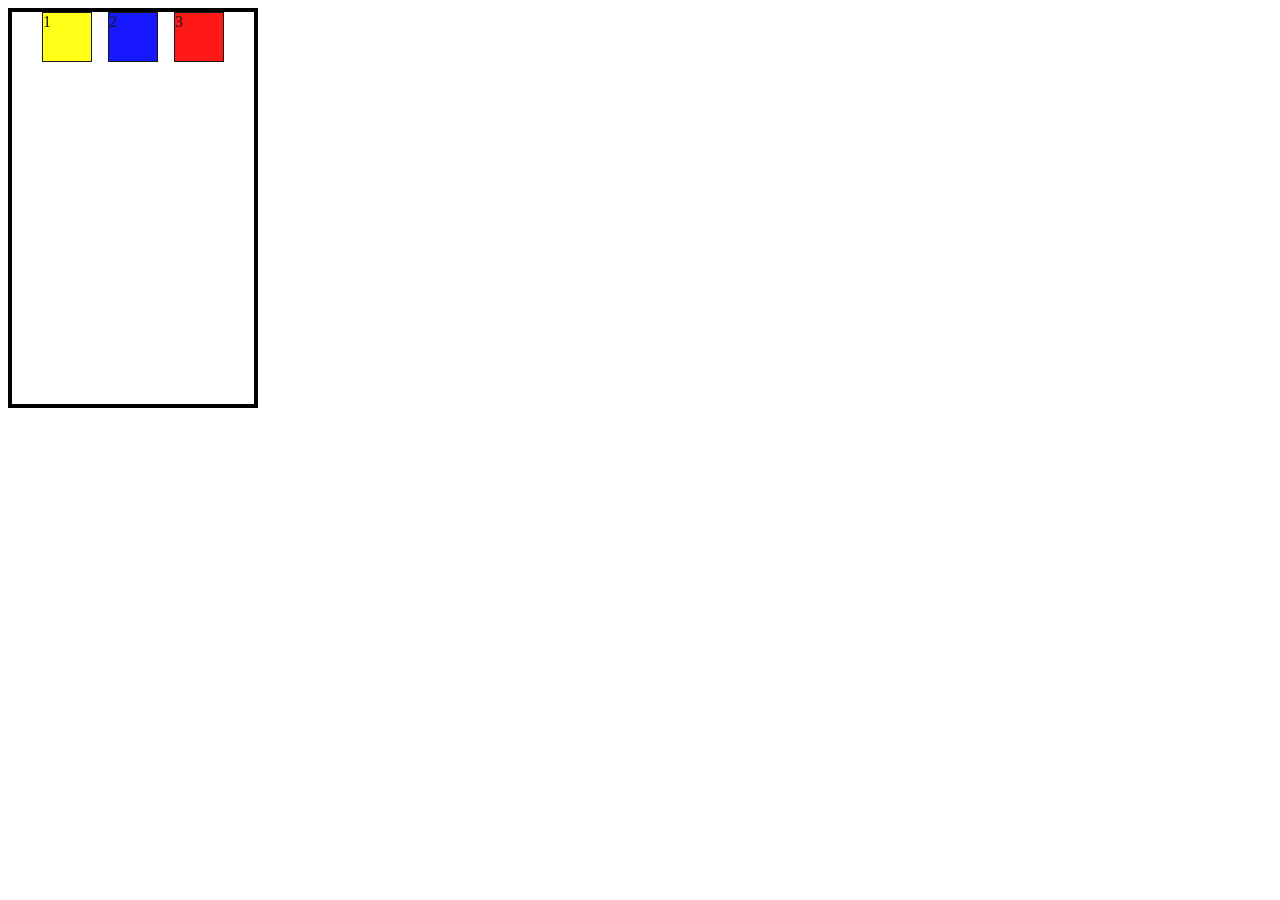
<file: 00-html-css/FLEXBOX/index.html>
<!DOCTYPE html>
<html lang="es">
<head>
    <meta charset="UTF-8">
    <meta name="viewport" content="width=device-width, initial-scale=1.0">
    <link rel="stylesheet" href="style.css">
    <title>FLEXBOX</title>
</head>
<body>
    

    <section class="parent">

        <div class="item">1</div>
        <div class="item">2</div>
        <div class="item">3</div>
        
        
    </section>
</file>
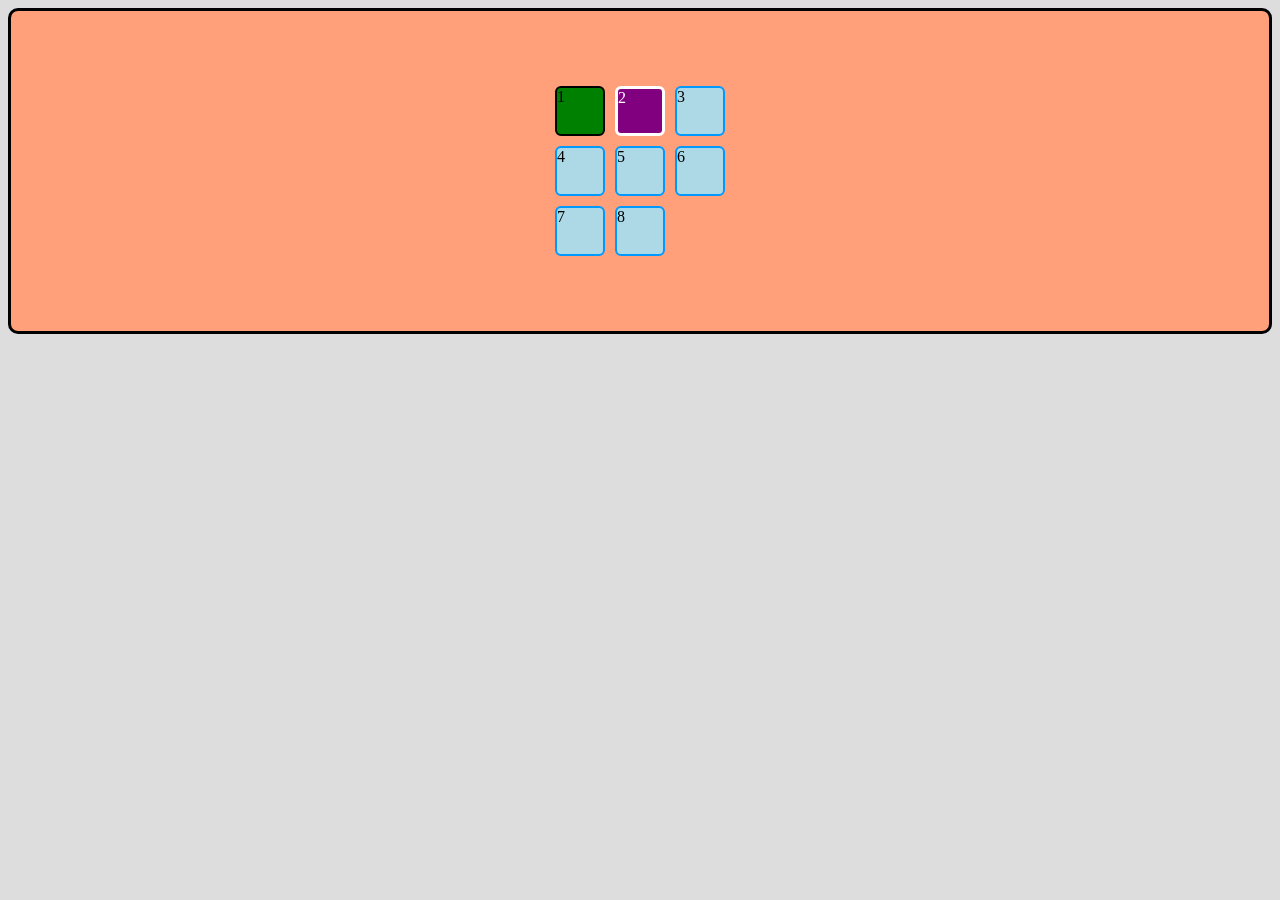
<file: 00-html-css/GRID/index.html>
<!DOCTYPE html>
<html lang="es">
<head>
    <meta charset="UTF-8">
    <meta name="viewport" content="width=device-width, initial-scale=1.0">
    <link rel="stylesheet" href="/00-html-css/GRID/style.css">
    <title>GRID</title>
</head>
<body>
    
    <section class="container">
        <div>1</div>
        <div>2</div>
        <div>3</div>
        <div>4</div>
        <div>5</div>
        <div>6</div>
        <div>7</div>
        <div>8</div>
     
    </section>


</body>
</html>
</file>
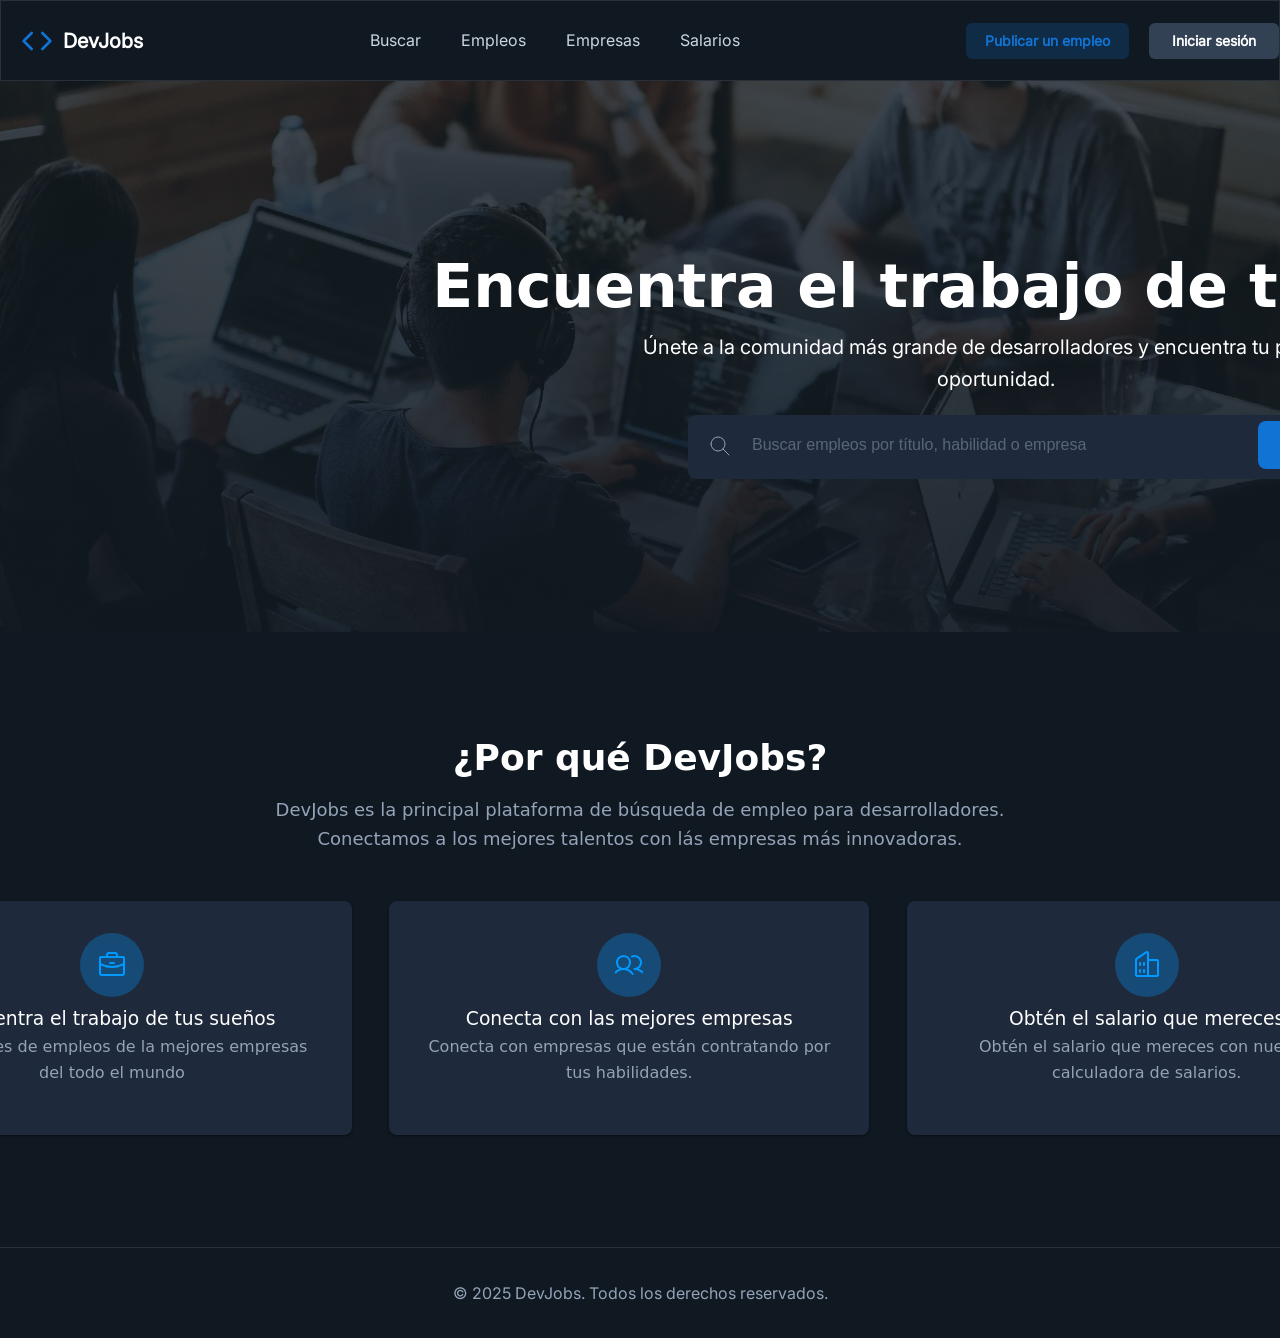
<file: 00-html-css/PROYECTO/index.html>
<!DOCTYPE html>
<html lang="es">
<head>
    <meta charset="UTF-8">
    <meta name="viewport" content="width=device-width, initial-scale=1.0">
    <meta name="description" content="Encuentra las mejores ofertas de trabajo para desarrolladores en DevJobs.">
    <link rel="stylesheet" href="/00-html-css/PROYECTO/style.css">
    <title>DevJobs - Inicio</title>
</head>
<body>

    <!--INICIO CABECERA - MENU -->
    <header class="cont-header">

        <div class="header">

                <h2>
                    <svg fill="none" stroke="currentColor" stroke-linecap="round" stroke-linejoin="round" stroke-width="2"
                        viewBox="0 0 24 24" xmlns="http://www.w3.org/2000/svg">
                        <polyline points="16 18 22 12 16 6"></polyline>
                        <polyline points="8 6 2 12 8 18"></polyline>
                    </svg>
                    <span>DevJobs</span> 
                </h2>
            

                <nav>
                    <ul>
                        <li><a href="#" target="_blank" rel="noopener noreferrer">Buscar</a></li>
                        <li><a href="../PROYECTO/html/empleos.html" target="_blank" rel="noopener noreferrer">Empleos</a></li>
                        <li><a href="#" target="_blank" rel="noopener noreferrer">Empresas</a></li>
                        <li><a href="#" target="_blank" rel="noopener noreferrer">Salarios</a></li>
                    </ul>
                </nav>

                <div class="acceso">

                    <div class="acceso-a">
                        <a href="#">Publicar un empleo</a>
                    </div>
                    <div class="acceso-b">
                        <a href="#">Iniciar sesión</a>
                    </div>
                    
                </div>
        </div>
    </header>

    <!--FIN CABECERA - MENU -->

    <main>
        <section class="cont-form">
            <!-- <img src="./background.webp" alt="Imagen Background" width="200px"/> -->
                <div class="img">

                    <div class="form">
                        <h1>Encuentra el trabajo de tus sueños</h1>
            
                        <p>Únete a la comunidad más grande de desarrolladores y encuentra tu proxima oportunidad.</p>
            
                        <form rol="search" class="search" >
                            <div class="buscador">
                                <a href="#" class="cont-icon">
                                    <svg xmlns="http://www.w3.org/2000/svg" width="24" height="24" viewBox="0 0 24 24" fill="none"
                                        stroke="currentColor" stroke-width="1" stroke-linecap="round" stroke-linejoin="round"
                                        class="icon icon-tabler icons-tabler-outline icon-tabler-search">
                                        <path stroke="none" d="M0 0h24v24H0z" fill="none" />
                                        <path d="M10 10m-7 0a7 7 0 1 0 14 0a7 7 0 1 0 -14 0" />
                                        <path d="M21 21l-6 -6" />
                                    </svg>
                                </a>
            
                                <input required type="text" placeholder="Buscar empleos por título, habilidad o empresa">
            
                                <button  type="submit">Buscar</button>
                            </div>
                        </form>
                    </div>
                </div>

        </section>





        <section class="main-card">
            
            <header>
                <h2>¿Por qué DevJobs?</h2>
                <p>
                    DevJobs es la principal plataforma de búsqueda de empleo para desarrolladores. Conectamos a los mejores talentos con lás empresas más innovadoras.
                </p>

            </header>

            <section class="cont-card">
                <article>
                    <svg fill="currentColor" height="32" viewBox="0 0 256 256" width="32" xmlns="http://www.w3.org/2000/svg"
                        aria-hidden="true">
                        <path
                        d="M216,56H176V48a24,24,0,0,0-24-24H104A24,24,0,0,0,80,48v8H40A16,16,0,0,0,24,72V200a16,16,0,0,0,16,16H216a16,16,0,0,0,16-16V72A16,16,0,0,0,216,56ZM96,48a8,8,0,0,1,8-8h48a8,8,0,0,1,8,8v8H96ZM216,72v41.61A184,184,0,0,1,128,136a184.07,184.07,0,0,1-88-22.38V72Zm0,128H40V131.64A200.19,200.19,0,0,0,128,152a200.25,200.25,0,0,0,88-20.37V200ZM104,112a8,8,0,0,1,8-8h32a8,8,0,0,1,0,16H112A8,8,0,0,1,104,112Z">
                        </path>
                    </svg>
                    <h3>Encuentra el trabajo de tus sueños</h3>
                    <p>Busca miles de empleos de la mejores empresas del todo el mundo</p>
                </article>

                <article>
                    <svg fill="currentColor" height="32" viewBox="0 0 256 256" width="32" xmlns="http://www.w3.org/2000/svg"
                        aria-hidden="true">
                        <path
                        d="M117.25,157.92a60,60,0,1,0-66.5,0A95.83,95.83,0,0,0,3.53,195.63a8,8,0,1,0,13.4,8.74,80,80,0,0,1,134.14,0,8,8,0,0,0,13.4-8.74A95.83,95.83,0,0,0,117.25,157.92ZM40,108a44,44,0,1,1,44,44A44.05,44.05,0,0,1,40,108Zm210.14,98.7a8,8,0,0,1-11.07-2.33A79.83,79.83,0,0,0,172,168a8,8,0,0,1,0-16,44,44,0,1,0-16.34-84.87,8,8,0,1,1-5.94-14.85,60,60,0,0,1,55.53,105.64,95.83,95.83,0,0,1,47.22,37.71A8,8,0,0,1,250.14,206.7Z">
                        </path>
                    </svg>

                    <h3>Conecta con las mejores empresas</h3>
                    <p>Conecta con empresas que están contratando por tus habilidades.</p>
                </article>

                <article>
                    <svg fill="currentColor" height="32" viewBox="0 0 256 256" width="32" xmlns="http://www.w3.org/2000/svg"
                        aria-hidden="true">
                        <path
                        d="M240,208H224V96a16,16,0,0,0-16-16H144V32a16,16,0,0,0-24.88-13.32L39.12,72A16,16,0,0,0,32,85.34V208H16a8,8,0,0,0,0,16H240a8,8,0,0,0,0-16ZM208,96V208H144V96ZM48,85.34,128,32V208H48ZM112,112v16a8,8,0,0,1-16,0V112a8,8,0,1,1,16,0Zm-32,0v16a8,8,0,0,1-16,0V112a8,8,0,1,1,16,0Zm0,56v16a8,8,0,0,1-16,0V168a8,8,0,0,1,16,0Zm32,0v16a8,8,0,0,1-16,0V168a8,8,0,0,1,16,0Z">
                        </path>
                    </svg>

                    <h3>Obtén el salario que mereces</h3>
                    <p>Obtén el salario que mereces con nuestra calculadora de salarios.</p>
                </article>
            </section>

        </section>
    </main>

    <footer>&copy; 2025 DevJobs. Todos los derechos reservados.</footer>

</body>
</html>
</file>
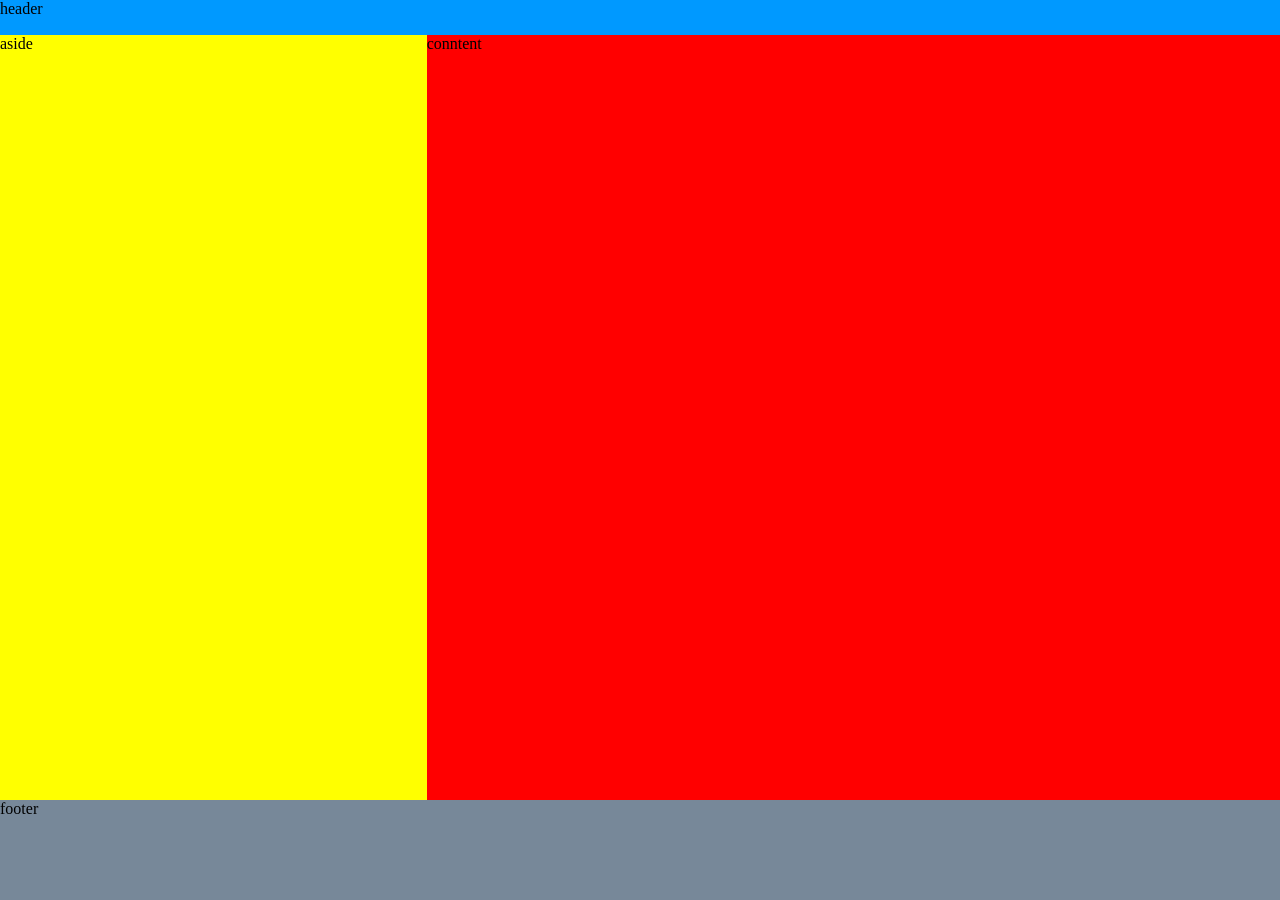
<file: 00-html-css/GRID/layaout.html>
<!DOCTYPE html>
<html lang="es">
<head>
    <meta charset="UTF-8">
    <meta name="viewport" content="width=device-width, initial-scale=1.0">
    <link rel="stylesheet" href="/00-html-css/GRID/layout.css">
    <title>GRID LAYOUT</title>
</head>
<body>
    
    <section class="container">
        <header>header</header>
        <aside>aside</aside>
        <main>conntent</main>
        <footer>footer</footer>
    </section>
</body>
</html>
</file>
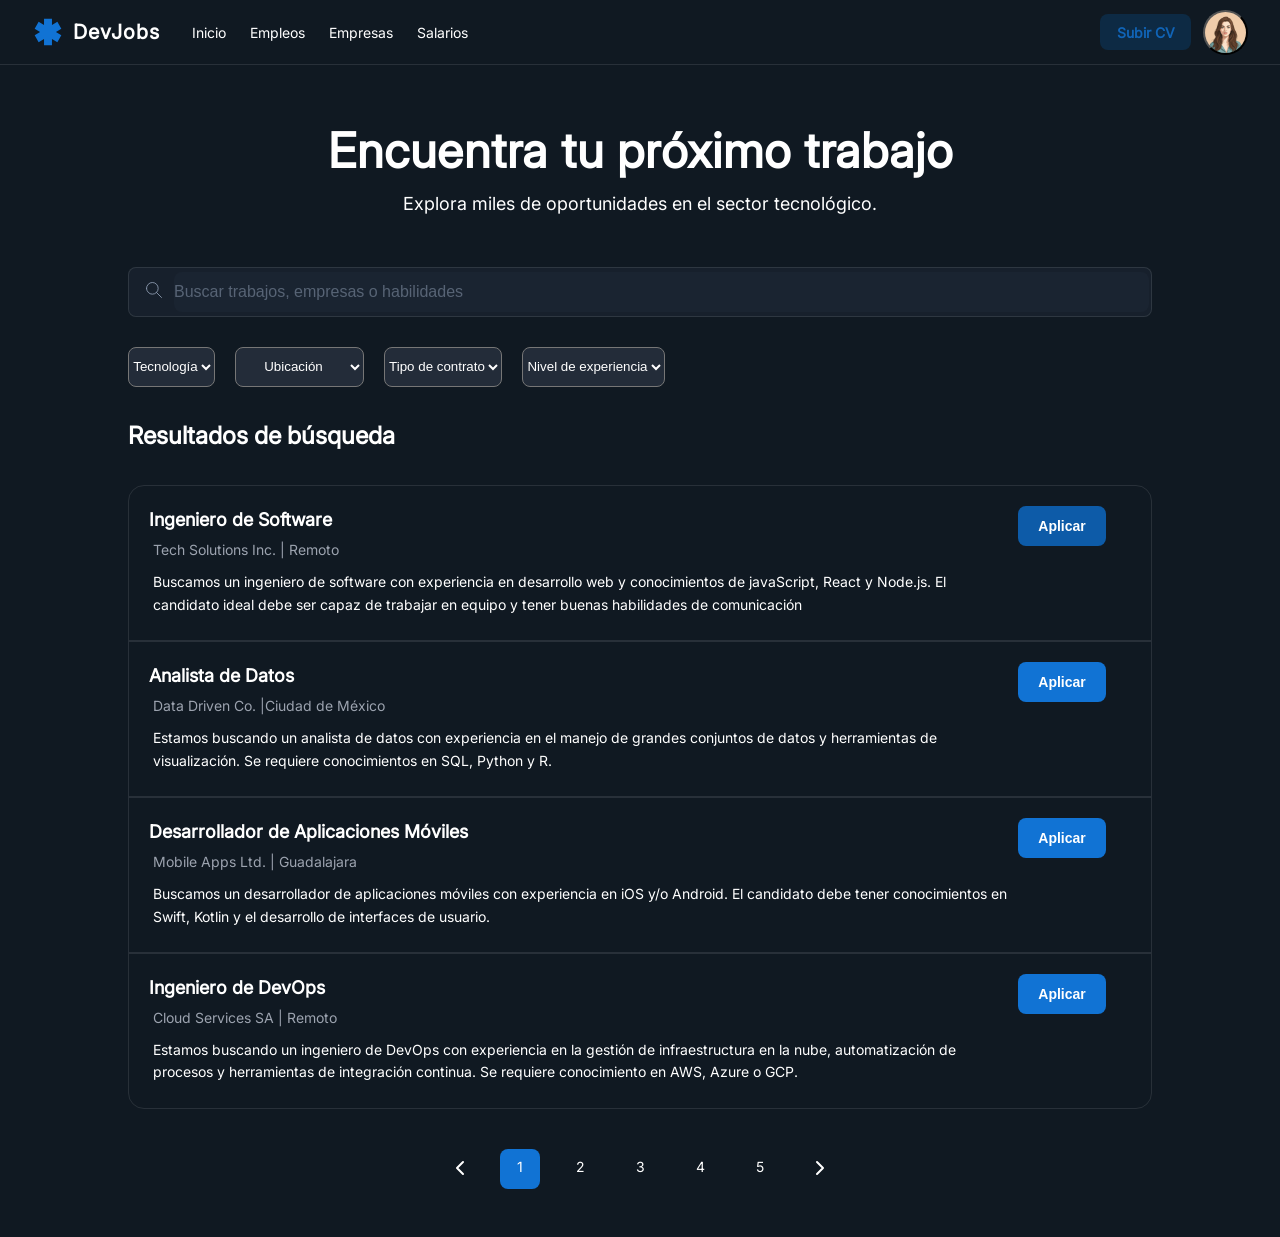
<file: 00-html-css/PROYECTO/html/Busqueda.html>
<!DOCTYPE html>
<html lang="es">
<head>
    <meta charset="UTF-8">
    <meta name="viewport" content="width=device-width, initial-scale=1.0">
    <link rel="stylesheet" href="../css/busqueda.css">
    <script type="module" src="../Js/Busqueda.js"></script>

    <title>Devjobs - Empleos</title>

</head>
<body>


    <!-- INICIO NAVEGADOR HEADER -->
    
    <header>

        <div class="cont-header">
            <div class="cont-nav-logo">
                <a href="#" class="logo-devjob">
                    <svg class="h-8 w-8 text-primary" fill="none" viewBox="0 0 48 48" xmlns="http://www.w3.org/2000/svg">
                    <path clip-rule="evenodd" d="M12.0799 24L4 19.2479L9.95537 8.75216L18.04 13.4961L18.0446 4H29.9554L29.96 13.4961L38.0446 8.75216L44 19.2479L35.92 24L44 28.7521L38.0446 39.2479L29.96 34.5039L29.9554 44H18.0446L18.04 34.5039L9.95537 39.2479L4 28.7521L12.0799 24Z" fill="currentColor" fill-rule="evenodd"></path>
                    </svg>
                    <span>DevJobs</span>
                </a>
    
                <nav class="nav-header">
                    <ul>
                        <li><a href="#">Inicio</a></li>
                        <li><a href="#">Empleos</a></li>
                        <li><a href="#">Empresas</a></li>
                        <li><a href="#">Salarios</a></li>
                    </ul>
                </nav>

            </div>


            <div class="reg-header">
                <button class="btn-cv">Subir CV</button>
                <button class="img-header"></button>
            </div>
        </div>


    </header>
    <!-- FIN NAVEGADOR HEADER -->


    <main>

        <div class="container">


            <!-- INICIO DE CONTENIDO DE TITULO -->
            <section class="text-titulo">
                <h1>Encuentra tu próximo trabajo</h1>
                <p>Explora miles de oportunidades en el sector tecnológico.</p>
            </section>
    
            <!-- FIN DE CONTENIDO DE TITULO -->
    
    
            <!-- INICIO DE FORMULARIO BÚSQUEDA -->
    
            <div class="cont-form">
                <form action="#" >
                    <a href="#" class="cont-icon">
                        <svg xmlns="http://www.w3.org/2000/svg" width="24px" height="24px"      viewBox="0 0 24 24" fill="none"
                            stroke="currentColor" stroke-width="1" stroke-linecap="round" stroke-linejoin="round"
                            class="icon icon-tabler icons-tabler-outline icon-tabler-search">
                            <path stroke="none" d="M0 0h24v24H0z" fill="none" />
                            <path d="M10 10m-7 0a7 7 0 1 0 14 0a7 7 0 1 0 -14 0" />
                            <path d="M21 21l-6 -6" />
                        </svg>
                    </a>
                    <input type="text" placeholder="Buscar trabajos, empresas o habilidades">
                </form>
            </div>
    
            <div class="cont-busqueda">
                <div class="nav">
                    <div class="ul">
                        <!-- <li>
                            <a href="#">Tecnología</a>
                            <svg xmlns="http://www.w3.org/2000/svg" width="24" height="24" viewBox="0 0 24 24" fill="none" stroke="currentColor" stroke-width="2" stroke-linecap="round" stroke-linejoin="round" class="icon icon-tabler icons-tabler-outline icon-tabler-chevron-down"><path stroke="none" d="M0 0h24v24H0z" fill="none"/><path d="M6 9l6 6l6 -6" /></svg>
                        </li> -->

                        <select name="technology" id="technology">
                            <option value="">Tecnología</option>
                            <option value="javascript">JavaScript</option>
                            <option value="python">Python</option>
                            <option value="java">Java</option>
                            <option value="react">React</option>
                            <option value="node.js">Node.js</option>
                        </select>

                        <!-- <li>
                            <a href="#">Ubicación</a><svg xmlns="http://www.w3.org/2000/svg" width="24" height="24" viewBox="0 0 24 24" fill="none" stroke="currentColor" stroke-width="2" stroke-linecap="round" stroke-linejoin="round" class="icon icon-tabler icons-tabler-outline icon-tabler-chevron-down"><path stroke="none" d="M0 0h24v24H0z" fill="none"/><path d="M6 9l6 6l6 -6" /></svg>
                        </li> -->

                        <select name="location" id="location">
                            <option value="">Ubicación</option>
                            <option value="remoto">Remoto</option>
                            <option value="cdmx">Ciudad de México</option>
                            <option value="guadalajara">Guadalajara</option>
                            <option value="monterrey">Monterrey</option>
                            <option value="barcelona">Barcelona</option>
                        </select>


                        <!-- <li>
                            <a href="#">Tipo de contrato</a><svg xmlns="http://www.w3.org/2000/svg" width="24" height="24" viewBox="0 0 24 24" fill="none" stroke="currentColor" stroke-width="2" stroke-linecap="round" stroke-linejoin="round" class="icon icon-tabler icons-tabler-outline icon-tabler-chevron-down"><path stroke="none" d="M0 0h24v24H0z" fill="none"/><path d="M6 9l6 6l6 -6" /></svg>
                        </li> -->

                        <select name="contrato" id="contrato">
                            <option value="">Tipo de contrato</option>
                            <option value="fijo">Fijo</option>
                            <option value="medio">Medio tiempo</option>
                            <option value="freelance">Freelance</option>
                        </select>

                        <!-- <li>
                            <a href="#">Nivel de experiencia</a><svg xmlns="http://www.w3.org/2000/svg" width="24" height="24" viewBox="0 0 24 24" fill="none" stroke="currentColor" stroke-width="2" stroke-linecap="round" stroke-linejoin="round" class="icon icon-tabler icons-tabler-outline icon-tabler-chevron-down"><path stroke="none" d="M0 0h24v24H0z" fill="none"/><path d="M6 9l6 6l6 -6" /></svg>
                        </li> -->

                        <select name="experience-level" id="experience-level">
                            <option value="">Nivel de experiencia</option>
                            <option value="junior">Junior</option>
                            <option value="mid">Mid</option>
                            <option value="senior">Senior</option>
                            <option value="lead">Lead</option>
                        </select>
                    </div>
                </div>
            </div>
    
            <!-- INICIO DE FORMULARIO BUSQUEDA -->
    
    
    
            <!-- INICIO CONTENIDO PRINCIPAL -->
    
            <section class="cont-art">
                <h2>Resultados de búsqueda</h2>
    
                <article>
                    <div>
                        <h3>Ingeniero de Software</h3>
                        <p>Tech Solutions Inc. | Remoto</p>
                        <p>
                            Buscamos un ingeniero de software con experiencia en desarrollo web y conocimientos de javaScript, React y Node.js. El
                            candidato ideal debe ser capaz de trabajar en equipo y tener buenas habilidades de comunicación
                        </p>
                    </div>
                    <button id="boton-importante">Aplicar</button>
                </article>
    
                <article>
                    <div>
                        <h3>Analista de Datos</h3>
                        <p>Data Driven Co. |Ciudad de México</p>
                        <p>
                            Estamos buscando un analista de datos con experiencia en el manejo de grandes conjuntos de datos y herramientas de
                            visualización. Se requiere conocimientos en SQL, Python y R.
                        </p>
                    </div>
                    <button>Aplicar</button>
                </article>
    
                <article>
                    <div>
                        <h3>Desarrollador de Aplicaciones Móviles</h3>
                        <p>Mobile Apps Ltd. | Guadalajara</p>
                        <p>
                            Buscamos un desarrollador de aplicaciones móviles con experiencia en iOS y/o Android. El candidato debe tener conocimientos en
                            Swift, Kotlin y el desarrollo de interfaces de usuario.
                        </p>
                    </div>
                    <button>Aplicar</button>
                </article>
    
                <article>
                    <div>
                        <h3>Ingeniero de DevOps</h3>
                        <p>Cloud Services SA | Remoto</p>
                        <p>
                            Estamos buscando un ingeniero de DevOps con experiencia en la gestión de infraestructura en la nube, automatización de
                            procesos y herramientas de integración continua. Se requiere conocimiento en AWS, Azure o GCP.
                        </p>
                    </div>
                    <button>Aplicar</button>
                </article>
            </section>
    
            <nav class="indice">
                <a href="#" class="pas-pagina">
                    <svg xmlns="http://www.w3.org/2000/svg" width="24" height="24" viewBox="0 0 24 24" fill="none" stroke="currentColor" stroke-width="2" stroke-linecap="round" stroke-linejoin="round" class="icon icon-tabler icons-tabler-outline icon-tabler-chevron-left"><path stroke="none" d="M0 0h24v24H0z" fill="none"/><path d="M15 6l-6 6l6 6" />
                    </svg>
                </a>
                <ul>
                    <li><a href="#">1</a></li>
                    <li><a href="#">2</a></li>
                    <li><a href="#">3</a></li>
                    <li><a href="#">4</a></li>
                    <li><a href="#">5</a></li>
                </ul>
                <a href="#" class="pas-pagina">
                    <svg xmlns="http://www.w3.org/2000/svg" width="24" height="24" viewBox="0 0 24 24" fill="none" stroke="currentColor" stroke-width="2" stroke-linecap="round" stroke-linejoin="round" class="icon icon-tabler icons-tabler-outline icon-tabler-chevron-right"><path stroke="none" d="M0 0h24v24H0z" fill="none"/><path d="M9 6l6 6l-6 6" />
                    </svg>
                </a>
            </nav>
        </div>

    </main>

</body>


</html>
</file>
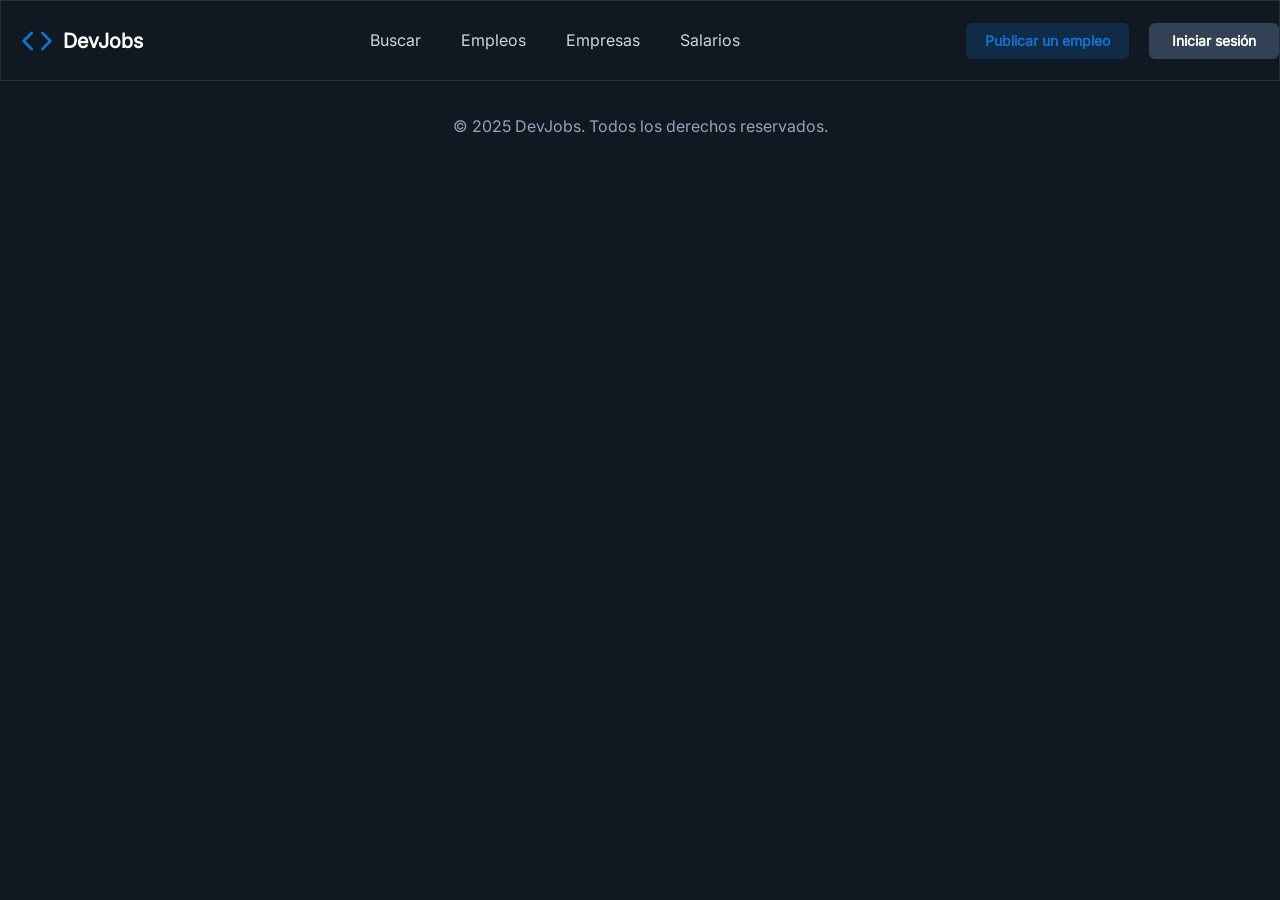
<file: 00-html-css/PROYECTO/html/empleos.html>
<!DOCTYPE html>
<html lang="es">
<head>
    <meta charset="UTF-8">
    <meta name="viewport" content="width=device-width, initial-scale=1.0">
    <meta name="description" content="Listados con empleos y filtros para encontrar el trabajo de tus sueños.">
    <link rel="stylesheet" href="/00-html-css/PROYECTO/style.css">
    <title>Empleos</title>
</head>
<body>



    <header class="cont-header">

        <div class="header">

                <h2>
                    <svg fill="none" stroke="currentColor" stroke-linecap="round" stroke-linejoin="round" stroke-width="2"
                        viewBox="0 0 24 24" xmlns="http://www.w3.org/2000/svg">
                        <polyline points="16 18 22 12 16 6"></polyline>
                        <polyline points="8 6 2 12 8 18"></polyline>
                    </svg>
                    <span>DevJobs</span> 
                </h2>
            

                <nav>
                    <ul>
                        <li><a href="#" target="_blank" rel="noopener noreferrer">Buscar</a></li>
                        <li><a href="#" target="_blank" rel="noopener noreferrer">Empleos</a></li>
                        <li><a href="#" target="_blank" rel="noopener noreferrer">Empresas</a></li>
                        <li><a href="#" target="_blank" rel="noopener noreferrer">Salarios</a></li>
                    </ul>
                </nav>

                <div class="acceso">

                    <div class="acceso-a">
                        <a href="#">Publicar un empleo</a>
                    </div>
                    <div class="acceso-b">
                        <a href="#">Iniciar sesión</a>
                    </div>
                    
                </div>
        </div>
    </header>
    

    <main>

    </main>

    <footer>&copy; 2025 DevJobs. Todos los derechos reservados.</footer>
</body>
</html>
</file>
<file: 00-html-css/FLEXBOX/style.css>
/* *{
    padding: 0;
    margin: 0;
    box-sizing: border-box;
} */

body{
    /* background-color: #bce4ff; */
    /* padding-top: 200px; */
}




.parent{
    /* display: block; */
    display: flex;
    /* flex-direction: row; */
    /* flex-wrap: nowrap; */
    flex-flow: row nowrap;
    /* direction: rtl; */
    /* writing-mode: vertical-lr; */
    border: 4px solid #000;
    width: 250px;
    height: 400px;
    box-sizing: border-box;
    justify-content: center;
    /* align-items: center; */
     align-content: center;
    gap: 16px;
}


.item{
    width: 50px;
    height: 50px;
    box-sizing: border-box;
    border: 1px solid;
    /* background: #09f; */
    opacity: .9;

    /* flex-grow: 1; */
    /* flex-shrink: 1; */
    /* flex-basis: auto; */
    
    /* flex: 1; */
}

.item:first-child{
    background: yellow;
    /* flex: 2; */
}


.item:nth-child(2){
    background: blue;
    /* flex: 4; */
}

.item:last-child{
    background: red;
    /* flex: 2 */
;
}





/* div{
    border: 1px solid;
    width: 200px;
    height: 200px;
    box-sizing: border-box;
    position: relative;
    background: #09f;
    margin-top: -100px;
    opacity: .9;
    box-shadow: 0 0 5px #000000dd;
} */



/* div:first-child{
    background: yellow;
    z-index: 2;
}

div:nth-child(2){
    background: #09f;
    z-index: 3;
}

div:last-child{
    background: red;
    
} */
</file>
<file: 00-html-css/GRID/style.css>
body{
    background: #ddd;
}


.container{
    background: lightsalmon;
    border: 3px solid black;
    border-radius: 10px;
    display: grid;

    /*1fr --> 100%*/
    /* grid-template-columns: minmax(100px, 1fr)  repeat(2, 1fr);  */
    /* grid-template-rows: repeat(4, 200px); */
    /* grid-template-rows:repeat(3, 100px); */
    grid-auto-rows: 50px;
    /* grid-column-gap: 8px; */
    /* column-gap: 8px; */
    /* row-gap: 8px; */
    padding: 10px;
    grid-template-columns: repeat(3, 50px);
    /* grid-template-columns: repeat(auto-fill, minmax(200px, 1fr)); */
    gap: 10px;
    height: 300px;
    place-content: center;
}



.container div{
    background: lightblue;
    border: 2px solid #09f;
    border-radius: 6px;
    
}

/* @media (width > 500px){
    .container{
        grid-template-columns: minmax(200px, 1fr) repeat(2, 1fr);
    }
} */

.container div:first-child{
    background: green;
    border: 2px solid black;
    /* grid-column-start: 1; */
    /* grid-column-end: 2; */
    /* grid-row-start: 1; */
    /* grid-row-end: 3; */

    /* grid-column-start: span 2; */
    /* grid-row-start: span 2; */

    /* grid-column: 1/3;
    grid-row: 1/3; */
}


.container div:nth-child(2){
    background: purple;
    color: white;
    border: 3px solid white;
    /* width: 200px; */
    /* height: 200px; */
    /* grid-column: 1/3; */
    /* grid-row: 1/3; */
    /* margin: auto; */
    
}
</file>
<file: 00-html-css/PROYECTO/style.css>
*{
    padding: 0;
    margin: 0;
    box-sizing: border-box;
}

/* Fuente */

@font-face {
    font-family:"Inter" ;
    src: url(../fonts/Inter-VariableFont_opsz\,wght.ttf);
    font-weight: normal;
    font-style: normal;
}

:root{
    --primary:#1173d4;
    --primary-dark: #0a3d66;
    --primary-hover:#0d5ba8;
    --primary-light:#09f;
    /* --background: #06182a; */
    --background: #101922;
    --text-primary: #ffffff;
    --text-secondary: #cbd5e1;
    --text-muted: #94a3b8;
    --border: #ffffff1a;
    --card-bg: #1e293b;
    --shadow: #0000004d;
    --input-bg: #1e293b;
    --hsla-example: hsla(210, 100%, 56%, 1);
}





body{
    font-family: system-ui;
    background-color:  var(--background);
    color: var(--text-primary);
    min-height: 100vh;  /*total de la altura de la pantalla */
    display: flex;
    flex-direction: column;
    line-height: 1.6;
    /* text-align: center; */
}

h1{
    font-size: 1.5rem;
    line-height: 1.2;
    text-wrap: balance;
    display: flex;
    justify-content: center;
    align-items: center;
}

svg{
    width: 2rem;
    height: 2rem;
    color: var(--primary);
}







/* INICIO CABECERA - MENU  */


.cont-header{
    display: flex;
    justify-content: center;
    align-items: center;
    border: 1px solid var(--border);
    box-sizing: border-box;
    height: 81px;
    font-family:'Inter';

    .header{
        display: flex;
        justify-content: space-between;
        align-items: center;
        width: 1504px;
        

        h2{
            display: flex;
            align-items: center;
            margin-left: 20px;

            svg{
                width: 32px;
                font-size: 16px;
                
            }
            span{
                margin-left: 10px;
                font-size: 20px;
                font-weight: 600;
            }
        }

        nav{
            
            ul{
                display: flex;
                justify-content: space-around;
                list-style: none;
                margin-left: 20px;
                gap: 20px;
                li{
                    /* padding: 10px; */
                    margin-left: 20px;
                    
                    
                    a{
                        text-decoration: none;
                        color: var(--text-secondary);
                        font-size: 16px;
                        
                    }
                }

                li:hover a{
                    color: var(--primary);
                }

            }
        }

        .acceso{
            margin-left: 40px;
            display: flex;
            gap: 20px;
            font-size: 14px;
            
            .acceso-a,.acceso-b{
                /* border: 1px solid white; */
                border-radius: 6px;
                text-align: center;
                line-height: 36px;
                font-size: 14px;
                font-weight: 600;
            }

            .acceso-a{
                width: 163px;
                height: 36px;
                /* background: var(--primary-dark); */
                background-color: #1173d433;

                
                
                a{
                    color: var(--primary);
                    text-decoration: none;
                }

            }

            .acceso-a:hover{
                    background-color: #1173d44d;
                }


            .acceso-b{
                width: 130px;
                /* height: 30px; */
                /* background: var(--card-bg); */
                background: #334155;

                a{
                    color: white;
                    text-decoration: none;
                }
            }

            .acceso-b:hover{
                background-color: #475569;
            }


            /* a{
                margin-left: 10px;
                width: 90px;
                height: 30px;
                border-radius: 6px;
                border: 1px solid;
                color: var(--primary-light);
            } */
        }
    }

}

/* FIN CABECERA - MENU */

.main-card {

        display: flex;
        flex-direction: column;
        align-items: center;
        justify-content: center;
        border-bottom: 1px solid var(--border);
        height: 616px;

    header{
            display: flex;
            flex-direction: column;
            align-items: center;
            width: 1514px;
            height: 102px;
            margin-bottom: 70px;

            h2{
                font-size: 36px;
                margin-bottom: 10px;
            }

            p{
                font-size: 18px;
                font-weight: 500;
                width: 780px;
                text-align: center;
                color: var(--text-muted);
            }
        }

    .cont-card{
        display: grid;
        grid-template-columns: repeat(auto-fit, minmax(280px, 1fr));
        gap: 1rem;
        width: 1536px;


        article{
            width: 480px;
            height: 234px;
            background: var(--card-bg);
            padding: 2rem;
            margin-bottom: 16px;
            border-radius: 0.5rem;
            box-shadow: 0px 1px 3px 0 rgba(0, 0, 0, 0.5);
            text-align: center;

            svg{
                color: var(--primary-light);
                background: rgba(0, 153, 255, .3);
                width: 64px;
                height: 64px;
                border-radius: 100%;
                padding: 16px;
            }

            p{
                color: var(--text-muted);
                
            }

            h3{
                font-weight: 500;
            }

        }
    }
}




/* INICIO IMAGEN CON FORMULARIO */

.cont-form{
        position: relative;
        text-align: center;
        width: 100%;


    .img{
        background-image:linear-gradient(rgba(16, 25, 34, 0.7), rgba(16, 25, 34, 0.9)),
                        url(../PROYECTO/img/background.webp);
        background-position: -200px;
        background-repeat: no-repeat;
        background-size: 100%;
        background-position: center;
        width: 100%;
        height: 551px;
        /* overflow: hidden; */

    }

    .form{
        width: 1536px;
        height: 228px;
        position: absolute;
        margin-top: 160px;
        margin-left: 20%;
        
        h1{
            font-size: 60px;
            font-weight: 900;
            line-height: 1.5;
            
        }

        p{
            width: 800px;
            margin-left: 340px;
            margin-bottom: 20px;
            font-size: 20px;
            font-family: 'inter';
        }

        .search{
            width: 672px;
            height: 64px;
            border-radius: 8px;
            background: var(--input-bg);
            /* border: 2px solid yellow; */
            

            .buscador{
                display: flex;
                justify-content: space-between;

                .cont-icon{

                    .icon-tabler-search{
                        width: 24px;
                        margin-top: 15px;
                        margin-left: 20px;
                        color:  var(--text-muted);
    
                    }
                }

                input{
                    width: 509px;
                    height: 40px;
                    margin-top: 10px;
                    margin-left: 20px;
                    background: var(--input-bg);
                    font-size: 16px;
                    border: none;
                    outline: none;
                    
                }

                input:focus{
                        color: white;
                        
                    }

                input::placeholder{
                        color: var(--text-muted);
                        opacity: 0.5;
                    }

                button{
                    width: 102px;
                    height: 48px;
                    margin-top: 6px;
                    
                    &:hover,
                    &:focus{
                        cursor: pointer;
                        background-color: var(--primary-hover);
                        outline: 2px solid white;
                        outline-offset: 2px;
                    }
                }
            }
        }
    
    
}

    form{
        background: white;
        width: 280px;
        height: 37px;
        margin: 0 auto;
    }


    button{
        background: var(--primary);
        color: white;
        width: 70px;
        height: 30px;
        border-radius: 8px;
        padding: 12px 24px;
        font-size: 16px;
        font-family: 'Inter';
        font-weight: 700;
        letter-spacing: 1px;
        border: none;
    }

}

/* @media (width >= 640px){
    main > section:nth-child(2) footer{
        grid-template-columns: repeat(3, 1fr);
    }
} */

/* FIN IMAGEN CON FORMULARIO */



footer{
    width: 100%;
    height: 90px;
    text-align: center;
    line-height: 90px;
    color: var(--text-muted);
    font-size: 16px;
    font-family: 'Inter';
}
</file>
<file: 00-html-css/GRID/layout.css>
body{
    margin: 0;
}




.container{
    display: grid;
    grid-template-columns: repeat(3, 1fr);
    grid-template-rows: 35px 1fr 100px;
    min-height: 100dvh;
    grid-template-areas: 
    "header header header"
    "sidebar content content"
    "footer footer footer";
}


.container header{
    background: #09f;
    grid-area: header;
}

.container aside{
    background: yellow;
    grid-area: sidebar;
}

.container main{
    background: red;
    grid-area: content;
}

.container footer{
    background: lightslategray;
    grid-area: footer;
}
</file>
<file: 00-html-css/PROYECTO/css/busqueda.css>
*{
    padding: 0;
    margin: 0;
    box-sizing: border-box;
}

/* Fuente */

@font-face {
    font-family:"Inter" ;
    src: url(/00-html-css/fonts/Inter-VariableFont_opsz\,wght.ttf);
    font-weight: normal;
    font-style: normal;
}

:root{
    --primary:#1173d4;
    --primary-dark: #0a3d66;
    --primary-hover:#0d5ba8;
    --primary-light:#09f;
    /* --background: #06182a; */
    --background: #101922;
    --text-primary: #ffffff;
    --text-secondary: #cbd5e1;
    --text-muted: #94a3b8;
    --border: #ffffff1a;
    --card-bg: #1e293b;
    --shadow: #0000004d;
    --input-bg: #1e293b;
    --hsla-example: hsla(210, 100%, 56%, 1);
}

a{
    text-decoration: none;
}





body{
    /* font-family: system-ui; */
    font-family: 'Inter';
    background-color:  var(--background);
    color: var(--text-primary);
    min-height: 100vh;  /*total de la altura de la pantalla */
    display: flex;
    flex-direction: column;
    line-height: 1.6;
    /* text-align: center; */
}



/* INICIO HEADER */

header{
    display: flex;
    justify-content: center;
    align-items: center;
    width: 100%;
    height: 65px;
    margin: 0 auto;
    border-bottom: 1px solid var(--border);
    /* justify-content: space-between; */

    .cont-header{
        display: flex;
        justify-content: space-between;
        align-items: center;
        width: 1216px;
        height: 4rem;
        
        .cont-nav-logo{
            display: flex;
            gap: 2rem;

            .logo-devjob{
                display: flex;
                align-items: center;
                justify-content: center;
                color: white;
                
                svg{
                    width: 32px;
                    height: 32px;
                    color: var(--primary);
                    font-weight: 900;
                    
                }
    
                span{
                    margin-left: 9px;
                    font-family: 'Inter';
                    font-weight: 900;
                    font-size: 20px;
                    letter-spacing: 1px;
                }
                
            }
    
            nav{
                line-height: 40px;
                
                    
                ul{
                    display: flex;
                    list-style: none;
                    gap: 24px;
                        
                    li{

                        a:hover{
                            color: var(--primary-hover);
                        }

                        a{
                            color: white;
                            font-size: 14px;
                            font-family: 'Inter';
                        }
                    }
                }
            }

        }


        .reg-header{
            width: 148px;
            display: flex;
            justify-content: space-between;
            align-items: center;
            gap: 10px;

            .btn-cv:hover{
                background: rgb(17  115 212 /0.3);
            }

            .btn-cv{
                width: 91px;
                height: 36px;
                background: rgb(10 61 102/ 0.5);
                opacity: 1;
                font-size: 14px;
                border: none;
                border-radius: 8px;
                color: rgb(17 115 212/ 0.8);
                font-weight: 700;
                font-family: 'Inter';
            }

            .img-header{
                background-image: url(../img/Avatar.png);
                background-position: center;
                background-repeat: no-repeat;
                background-size: 100%;
                border-radius: 100%;
                width: 45px;
                height: 45px;
            }

        }
    } 
}

/* FIN HEADER */


/* INICIO TEXTO TITULO */

main{
    /* width: 100%; */
    width: 1120px;
    margin: 0 auto;
    /* margin-top: 40px; */
    padding: 48px;

    .container{
        /* width: 1024px; */
        margin: 0 auto;

        .text-titulo{
            text-align: center;
            margin-bottom: 48px;
            
            h1{
                font-size: 48px;
                font-weight: 900;
                letter-spacing: 1px;
            }

            p{
                font-size: 18px;
            }
        }

        .cont-form{
            display: flex;
            align-items: center;
            height: 50px;
            background: #1f293780;
            border: 1px solid var(--border);
            border-radius: 0.5rem;

            form{
                display: flex;
                align-items: center;
                gap: 20px;
                

                a{
                    display: flex;
                    margin-left: 15px;
                    color: var(--text-muted);
                    
                    
                    svg{
                        width: 20px;
                        margin-right: -10px;
                        margin-top: -4px;
                        
                    }

                }

                input{
                    width: 975px;
                    height: 40px;
                    background: #1f293780;
                    border-radius: 0.5rem;
                    border: none;
                    outline: none;
                    font-size: 1rem;
                    line-height: 1.5;
                    
                    
                }

                

                input::placeholder{
                    color: var(--text-muted);
                    opacity: 0.5;
                    cursor: text;
                }

                input:focus{
                    color: white;
                    font-size: 18px;
                }

                
            }
        }

        .cont-busqueda{
            width: 100%;
            
            .nav{
                width: 1024px;


                .ul{
                    display: flex;
                    /* width: 1024px; */
                    list-style: none;
                    gap: 20px;
                    

                    li, select:hover{
                            background: #4c5d7680;
                        }
                        
                    li, select{
                        display: flex;
                        height: 40px;
                        background: #37415180;
                        /* padding: 8px 16px; */
                        margin-top: 30px;
                        /* box-sizing: border-box; */
                        border-radius: 0.5rem;
                        color: white;
                        text-align: center;

                        a, option{
                            color: white;
                            font-size: 14px;
                            height: 40px;
                            font-family: 'Inter';
                            font-weight: 500;
                            background: #37415180;
                            
                        }

                        /* svg{
                            width: 16px;
                            height: 24px;
                            margin-left: 10px;
                            
                            } */


                            

                    }

                

                }

                

                

            
            }

        }
    }
}

/* FIN TEXTO TITULO */


/* INICIO ARTÍCULOS */

.cont-art{
    margin-top: 30px;
    
    h2{
        margin-bottom: 30px;
    }

    article:nth-child(2){
            border-start-end-radius: 1rem;
            border-start-start-radius: 1rem;
            
        }
    article:nth-child(5){
            border-end-end-radius: 1rem;
            border-end-start-radius: 1rem;
            
        }



    article:hover{
        background: #1f293780;
        transition: 300ms;
    }

    

    article{
        display: flex;
        border: 1px solid var(--border);
        padding: 20px;


        div{
            width: 869px;
            p:nth-child(2){
            color: #9CA3AF;
            margin-bottom: 10px;
            
        }
            h3{
                font-size: 18px;
            }

            p{
                font-size: 14px;
                margin: 4px;
            }
            
        }

        button:hover{
            background: var(--primary-hover);
        }

        button{
            width: 88px;
            height: 40px;
            background: var(--primary);
            border-radius: 0.5rem;
            border: none;
            color: white;
            font-size: 14px;
            font-weight: 600;
            cursor: pointer;
        }

        
    }

    
}

/* FIN ARTÍCULOS */



/* INICIO INDICE */

.indice{
    display: flex;
    justify-content: center;
    align-items: center;
    margin-top: 40px;

   

    .pas-pagina{
        width: 40px;
        height: 40px;
        color: white;
        text-align: center;
        line-height: 50px;
        transition: all 0.3s;
        
        
        &:hover{
            width: 40px;
            height: 40px;
            background: #4c5d7680;
            border-radius: 0.5rem;
            border: none;
            cursor: pointer;
        
                svg{
                    text-align: center;
                    margin: 8px;
                }
        }
    }
    
    ul{
        display: flex;
        gap: 20px;
        list-style: none;
        font-size: 14px;
        margin-left: 20px;
        margin-right: 20px;

        li:nth-child(1){
            background: var(--primary);
            border-radius: 0.5rem;
            border: none;
        }

        
        
        li{
            width: 40px;
            height:40px ;
            text-align: center;
            line-height: 36px;
            
            &:not(:first-child):hover{

                background: #4c5d7680;
                border-radius: 0.5rem;
                border: none;
                cursor: pointer;
            }
            
            a{
                color: white;
                font-size: 14px;
                font-weight: 500;
            }

        }

        
    }
}
/* FIN INDICE */


#boton-importante{
    background: #0d5ba8;
}
</file>
